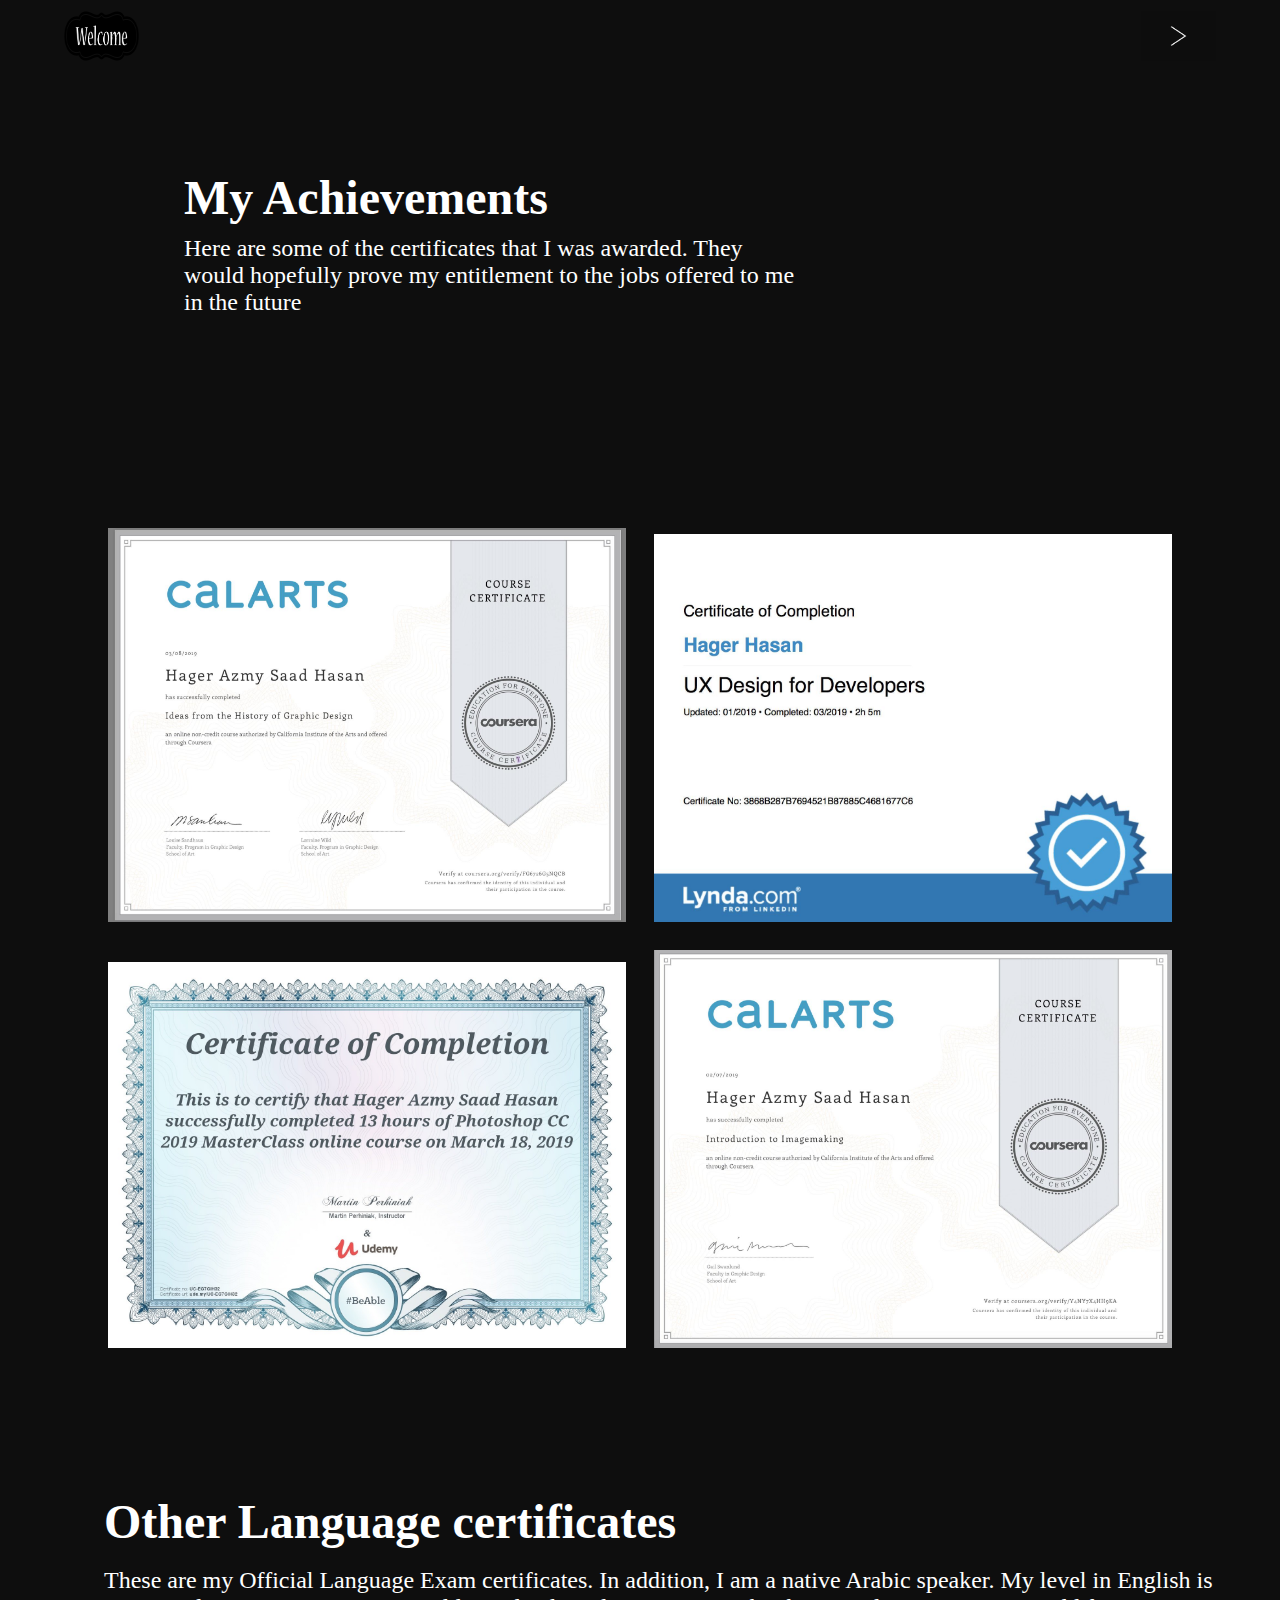
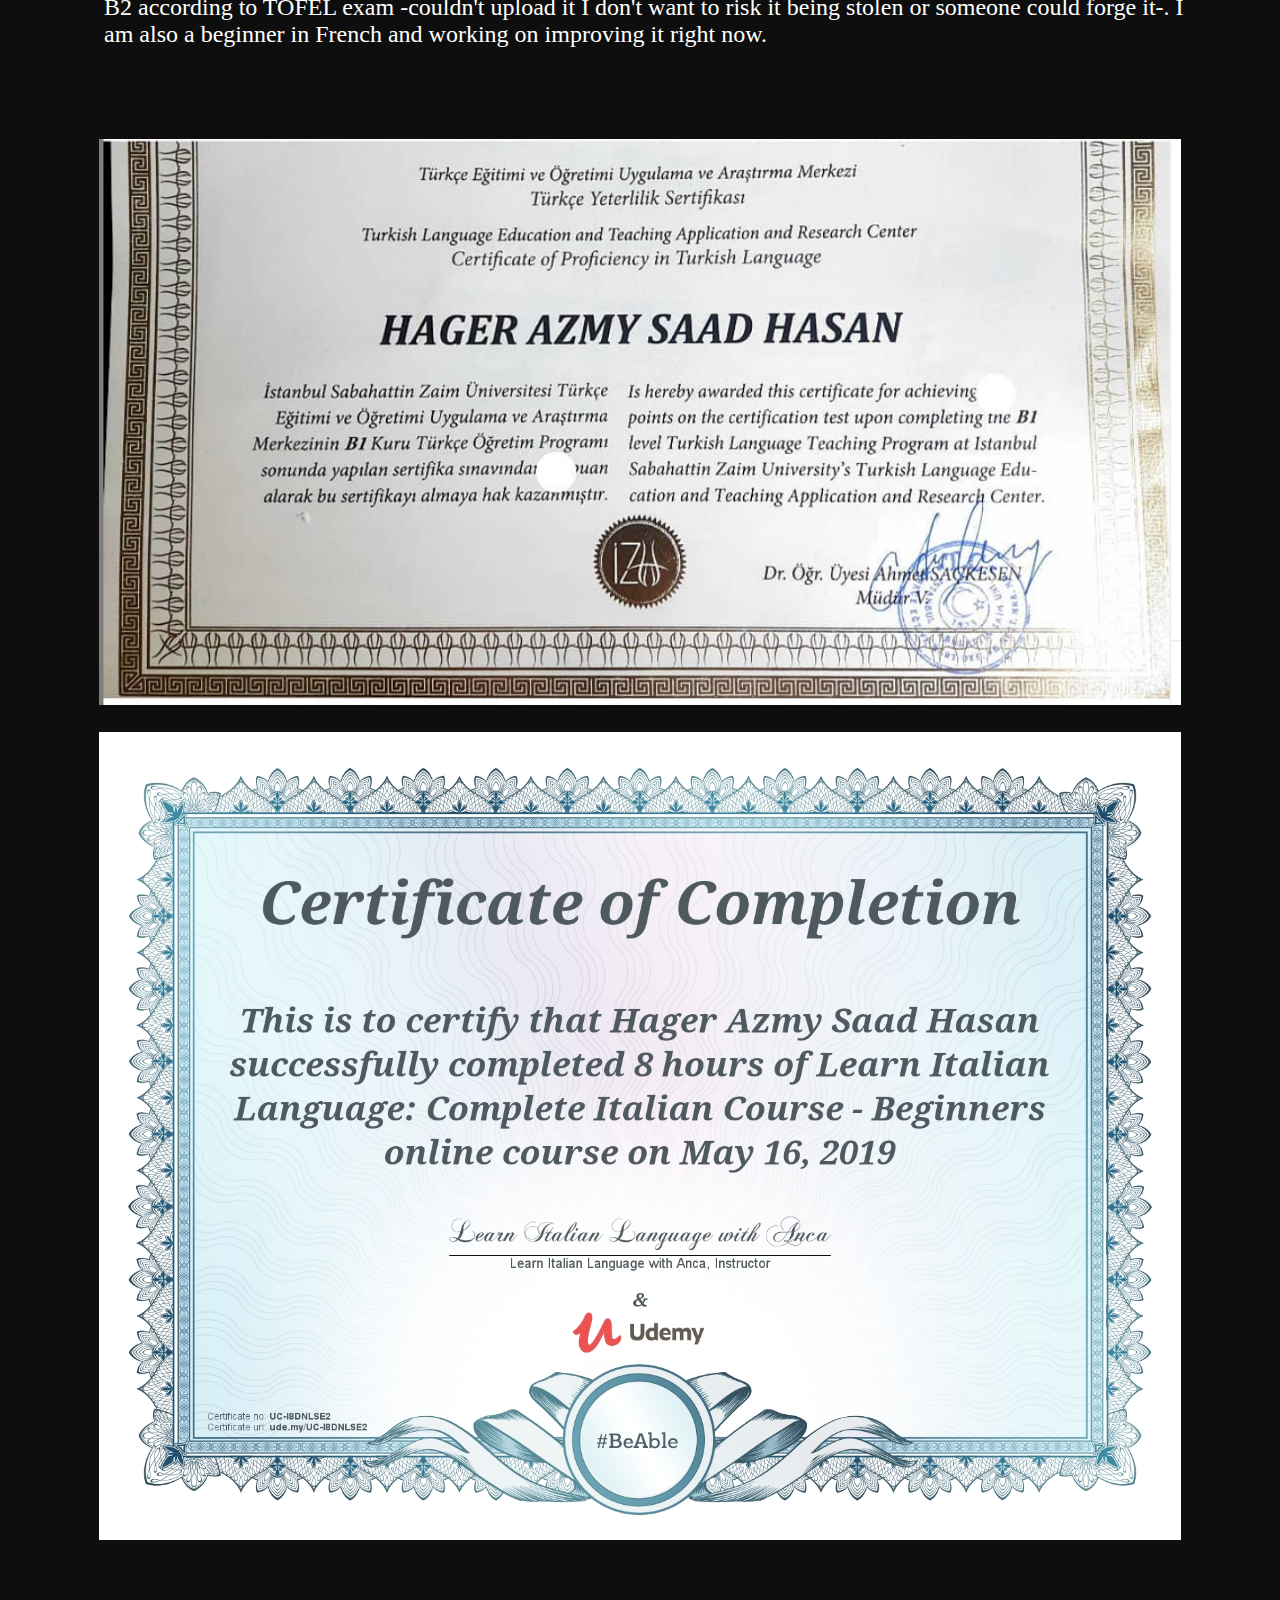
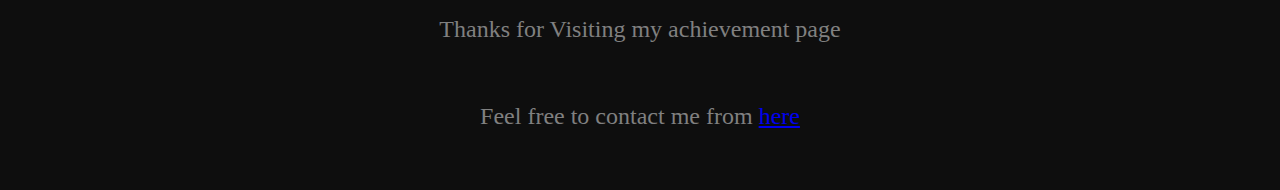
<file: Achievements.html>
<!DOCTYPE html>
<html lang="en">
<head>
      <meta charset="UTF-8">
      <meta name="viewport" content="width=device-width, initial-scale=1.0">
     

      <title> Hager's achievements</title>
      <link rel="stylesheet" href="style.css">
      
</head>
<body>



      <div class="wrapper">
            <nav class="navBar">
                  <a href="#">
                        <img src="welcome.png" width="100%" height="100%" alt="logo" class="responsive">
                  </a>

                  <a href="contact.html">
                        <img src="cocktail_next.png" alt="menu-btn">
                  </a>
            </nav>







            <header>
                  <h1 class="anim">My Achievements</h1>
                  <p class="anim">Here are some of the certificates that I was awarded. They would hopefully prove my entitlement to the jobs offered to me in the future</p>
            </header>



            <div class="work">

                  <img class="anim" src="D2CWdGYWoAE6IAr.jpeg" alt="project img">
                  <img class="anim" src="D2CWdGXWwAExEqc.jpeg" alt="project img">
                  <img class="anim" src="D2CWdGXX4AEzeii.jpeg" alt="project img">
                  <img class="anim" src="D2CWdGaX0AAdg7-.jpeg" alt="project img">
            </div>




            <div class="header2">
                  <h1 class="anim">Other Language certificates</h1>
                  <br>
                  <p class="anim">These are my Official Language Exam certificates. In addition, I am a native Arabic speaker. My level in English is B2 according to TOFEL exam -couldn't upload it I don't want to risk it being stolen or someone could forge it-. I am also a beginner in French and working on improving it right now.</p>
            </div>

            <div class="work2">
                  <img class="anim" src="Screen Shot 2019-05-16 at 03.40.42.png" alt="project img">
                  <img class="anim" src="UC-I8DNLSE2.jpg" alt="project img">
            </div>

            <footer>
                  <p>Thanks for Visiting my achievement page</p>
                  <p> Feel free to contact me from <a href="contact.html"> here </a> 
            </footer>
      </div>
      <script type="text/javascript">
            window.sr = ScrollReveal();
            sr.reveal('.anim');
      </script>

</body>
</html>
</file>
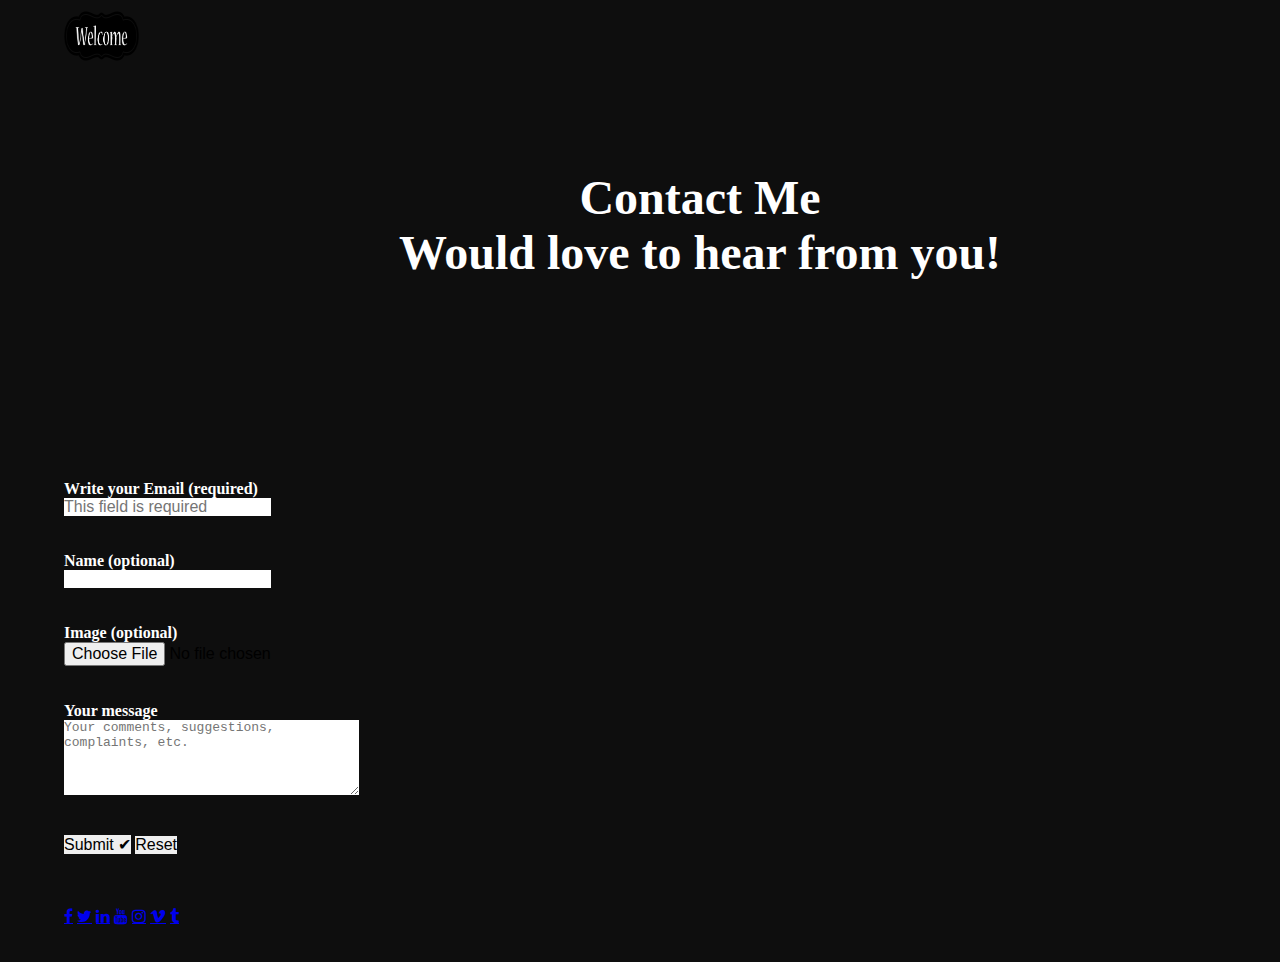
<file: contact.html>
<!DOCTYPE html>
<html lang="en">
<head>
      <meta charset="UTF-8">
      <meta name="viewport" content="width=device-width, initial-scale=1.0">
     <link rel="stylesheet" href="https://cdnjs.cloudflare.com/ajax/libs/font-awesome/4.7.0/css/font-awesome.min.css">

      <title> Contact Me </title>
      <link rel="stylesheet" href="style.css">
      
</head>
<body>




      <div class="wrapper">
            <nav class="navBar">
                  <a href="#">
                        <img src="welcome.png" width="100%" height="100%" alt="logo" class="responsive">
                  </a>

                  
            </nav>




<header>
                  <h1 class="anim"><center>Contact Me</center></h1>
                  <h1 class="anim"><center>Would love to hear from you!</center></h1>


                  
            </header>
<form action="final page.html" autocomplete='off' >

			<b><font color="White"> Write your Email (required) </b><br></font>
			

			
			<input type="text" placeholder='This field is required' value="" required >

			
			<br>
			<br>
			<br>

<b><font color="white"> Name (optional) </b><br></font>
			
			<input type='text'>
			

			<br>
			<br>
			<br>



	<font color="white">		<b>Image (optional) </b><br> </font>
			<input type="file">

			
			<br>
			<br>
			<br>

<font color="white">	<b>Your message</b><br></font>
			<textarea cols="35" rows="5" placeholder='Your comments, suggestions, complaints, etc.'></textarea>
			

			<br>
			<br>
			<br>


<button type="submit">Submit &#10004;</button>
			
			<button type="reset">Reset</button>
</form>
</head>

<br>
<br>
<br>

<body>


<!-- Add font awesome icons -->
<a href="https://www.facebook.com/profile.php?id=100008395535158" class="fa fa-facebook"></a>

<a href="https://twitter.com/Hager_Azmy" class="fa fa-twitter"></a>

<a href="https://www.linkedin.com/in/hager-azmy-054156146/" class="fa fa-linkedin"></a>
<a href="https://www.youtube.com/channel/UCEmvBE88JH7RYq11EVEihmA?view_as=subscriber" class="fa fa-youtube"></a>
<a href="https://www.instagram.com/hager_3zmy/" class="fa fa-instagram"></a>



<a href="https://vimeo.com/user92856450" class="fa fa-vimeo"></a>
<a href="https://www.tumblr.com/blog/hager-3zmy" class="fa fa-tumblr"></a>
<br>
<br>
<br>
</b>
</b>



</body>

</form>
</div>
</body>
</html>
</file>
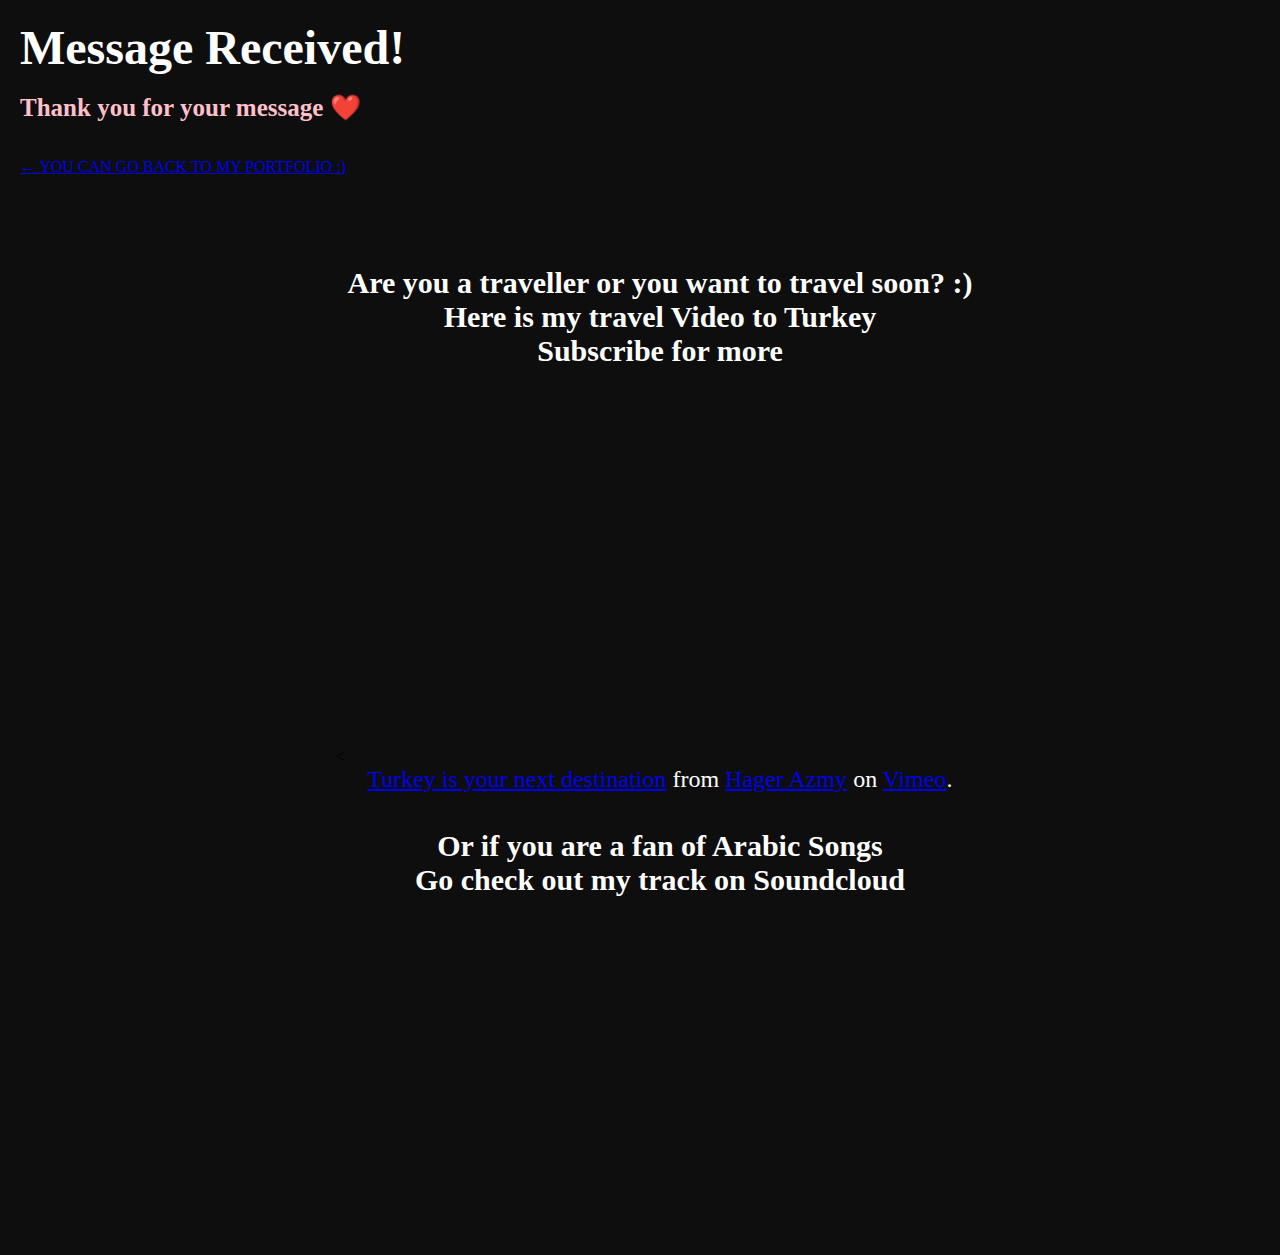
<file: final page.html>
<!doctype html>

<html>
	<head>
		<title>Request result</title>
		<meta charset='utf-8'>
		<meta name='description' content='Result of the submitted form'>
		<link rel="stylesheet" href="style.css">
		
	</head>

	<body>
					
		<div id='site-header-section'>
			<h1>Message Received! </h1>
		</div>

		<hr>
		<br>
							
		<h3>Thank you for your message ❤️ </h3>
		<br>
		<br>
		
		<a href="index.html"><small>&larr; YOU CAN GO BACK TO MY PORTFOLIO :) </small></a>

		<br>
		<br>
<br>
<br>
<hr>
<br>
<br>


		
		<h2><center>Are you a traveller or you want to travel soon? :) <br> Here is my travel Video to Turkey <br> Subscribe for more</center> <br></h2>
	<div id='bonus-section' class='section clearfix' align="center">
			
				<<iframe src="https://player.vimeo.com/video/306586472" width="640" height="360" frameborder="0" allow="autoplay; fullscreen" allowfullscreen></iframe>
<p><a href="https://vimeo.com/306586472">Turkey is your next destination</a> from <a href="https://vimeo.com/user92856450">Hager Azmy</a> on <a href="https://vimeo.com">Vimeo</a>.</p>
			</div>
			<br>
			<br>
			<hr>

<h2><center>Or if you are a fan of Arabic Songs<br> Go check out my track on Soundcloud</center> <br></h2>
			<iframe width="100%" height="300" scrolling="no" frameborder="no" allow="autoplay" marginwidth="15" class="responsive" src="https://w.soundcloud.com/player/?url=https%3A//api.soundcloud.com/tracks/619651809&color=%23ff5500&auto_play=false&hide_related=false&show_comments=true&show_user=true&show_reposts=false&show_teaser=true&visual=true"></iframe>




			<style>
			body{
				margin: 5px;
				padding: 15px;
			}

	</body>

</html>
</file>
<file: style.css>
* {
      margin: 0;
      padding: 0;
      border: none;
      outline: none;
      vertical-align: baseline;
      font-size: 100%;
}

html {
      font-family: verdana;
}

body {
      width: 100%;
      background: #0E0E0E;
}



.wrapper {
      width: 90%;
      margin: 0 auto;
}

.navBar::after {
      content: "";
      clear: both;
      display: table;
}


h1 {
      color: #fff;
      font-size: 48px;
}
h2 {
      color: #fff;
      font-size: 30px;
}
h3{
      color: pink;
      font-size: 25px;
}

p {
      color: #fff;
      font-size: 24px;
      font-weight: 300;
}



nav {
      height: 70px;
      line-height: 70px;
}

nav a img {
      vertical-align: middle;
      width: 75px;
      height: 50px;
}

nav a:nth-child(2) {
      float: right;
}



header {
      margin: 100px 0 200px 120px;
}

header p {
      width: 60%;
      margin-top: 10px;
}




.work {
      text-align: center;
      width: 100%;
}

.work img {
      margin: 1%;
      width: 45%;
}




.header2 {
      margin: 130px 0 80px 40px;

}


.work2 {
      width: 100%;
      text-align: center;
}

.work2 img {
      margin: 1%;
      width: 94%;
}


footer p {
      text-align: center;
      color: grey;
      margin: 60px auto;
}
a:hover{
      color: white

      
}
a: visited{
      color: white;
}

a: active{
      color: white;

}






@media only screen and (max-width: 990px) {
      header {
            text-align: left;
            margin: 100px 0 100px 30px;
      }

      header h1 {
            font-size: 36px;
      }

      header p {
            font-size: 16px;
            width: 90%;
      }

      .work img {
            margin: 2%;
            width: 90%;
      }

      .header2 {
            margin: 130px 0 40px 12px;
      }

      .header2 h1 {
            font-size: 36px;
      }
     

      .header2 p {
            font-size: 24px;
            width: 90%;
      }

      .work2 img {
            margin: 2%;
      }






.fa {
  padding: 15px;
  font-size: 35px;
  width: 60px;
  text-align: center;
  text-decoration: none;

  margin: 5px 2px;
}

.fa:hover {
    opacity: 0.7;
}

.fa-facebook {
  background: #3B5998;
  color: white;
}

.fa-twitter {
  background: #55ACEE;
  color: white;
}

.fa-google {
  background: #dd4b39;
  color: white;
}

.fa-linkedin {
  background: #007bb5;
  color: white;
}

.fa-youtube {
  background: #bb0000;
  color: white;
}

.fa-instagram {
  background: #125688;
  color: white;
}

.fa-pinterest {
  background: #cb2027;
  color: white;
}

.fa-snapchat-ghost {
  background: #fffc00;
  color: white;
  text-shadow: -1px 0 black, 0 1px black, 1px 0 black, 0 -1px black;
}



.fa-vimeo {
  background: #45bbff;
  color: white;
}

.fa-tumblr {
  background: #2c4762;
  color: white;
}
</file>
